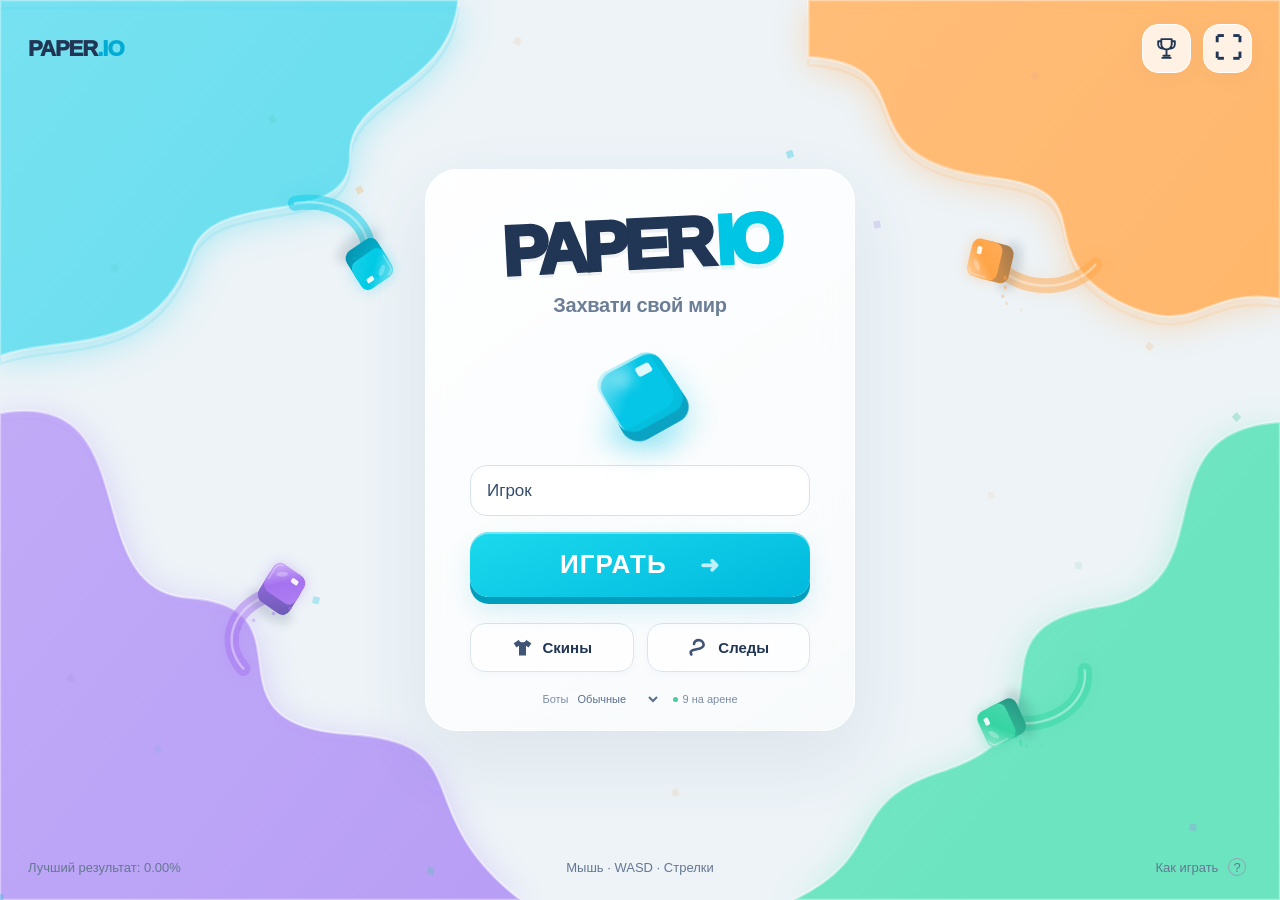
<file: index.html>
<!doctype html>
<html lang="ru">
<head><meta charset="UTF-8"><meta name="viewport" content="width=device-width, initial-scale=1, viewport-fit=cover"><meta name="theme-color" content="#eef4f7"><title>Paper.io — Захвати свой мир</title><link rel="stylesheet" href="style.css"><link rel="stylesheet" href="polish.css"><link rel="icon" href="data:image/svg+xml,%3Csvg xmlns='http://www.w3.org/2000/svg' viewBox='0 0 64 64'%3E%3Crect width='64' height='64' rx='15' fill='%2305c6e7'/%3E%3C/svg%3E"></head>
<body>
<canvas id="arena" aria-label="Игровая арена Paper.io"></canvas>
<header><a class="brand" href="#" id="brand">PAPER<span>.IO</span></a><div class="tools"><button id="records" class="icon-btn" title="Рекорды" aria-label="Рекорды"><svg viewBox="0 0 24 24" aria-hidden="true"><path d="M7 3h10v5a5 5 0 0 1-10 0V3Zm0 2H4v3a4 4 0 0 0 4 4m9-7h3v3a4 4 0 0 1-4 4M12 13v6m-4 2h8m-7-2h6"/></svg></button><button id="fullscreen" class="icon-btn" title="Полный экран (F)" aria-label="Полный экран">⛶</button><button id="pause" class="icon-btn hidden" title="Пауза (Esc)" aria-label="Пауза">Ⅱ</button></div></header>
<main id="menu" class="overlay"><section class="menu-panel"><h1>PAPER<span>IO</span></h1><p class="tagline">Захвати свой мир</p><div class="preview"><div id="preview-cube" class="cube"><span></span></div><div class="cube-shadow"></div></div><label class="sr-only" for="nickname">Имя игрока</label><input id="nickname" maxlength="16" placeholder="Твой никнейм" value="Игрок" autocomplete="off"><button id="start-btn" class="primary">ИГРАТЬ <span>➜</span></button><div class="customize"><button id="skins-btn"><svg viewBox="0 0 24 24"><path d="m8 3-6 4 3 5 3-2v11h8V10l3 2 3-5-6-4c0 4-8 4-8 0Z"/></svg>Скины</button><button id="trails-btn"><svg viewBox="0 0 24 24"><path d="M5 20c-5-8 14-4 14-11 0-7-11-7-11-1"/></svg>Следы</button></div><div class="difficulty"><label for="difficulty">Боты</label><select id="difficulty"><option value="easy">Спокойные</option><option value="normal" selected>Обычные</option><option value="hard">Агрессивные</option></select><span class="live-dot"></span><span>9 на арене</span></div></section></main>
<div id="hud" class="hidden"><div class="score"><span>ТВОЯ ТЕРРИТОРИЯ</span><strong id="percentage">0.49<small>%</small></strong><div class="score-track"><i id="score-fill"></i></div><div class="score-details"><span id="kills">✦ 0</span><span id="timer">00:00</span></div></div><aside class="leaderboard"><h3>ЛИДЕРЫ АРЕНЫ <span>♛</span></h3><ol id="leaders"></ol></aside><div id="capture-toast" role="status"></div><div class="game-hint">Замкни след, чтобы захватить территорию</div></div>
<footer id="footer"><span id="best-label">Лучший результат: 0.00%</span><span class="controls">Мышь · WASD · Стрелки <span class="mobile-controls">· Касание</span></span><button id="help-btn">Как играть <span>?</span></button></footer>
<div id="modal" class="modal hidden" role="dialog" aria-modal="true" aria-labelledby="modal-title"><section class="dialog"><button id="close-modal" class="close" aria-label="Закрыть">×</button><h2 id="modal-title"></h2><div id="modal-content"></div></section></div>
<script src="engine.js"></script><script src="renderer.js"></script><script src="app.js"></script>
</body></html>
</file>
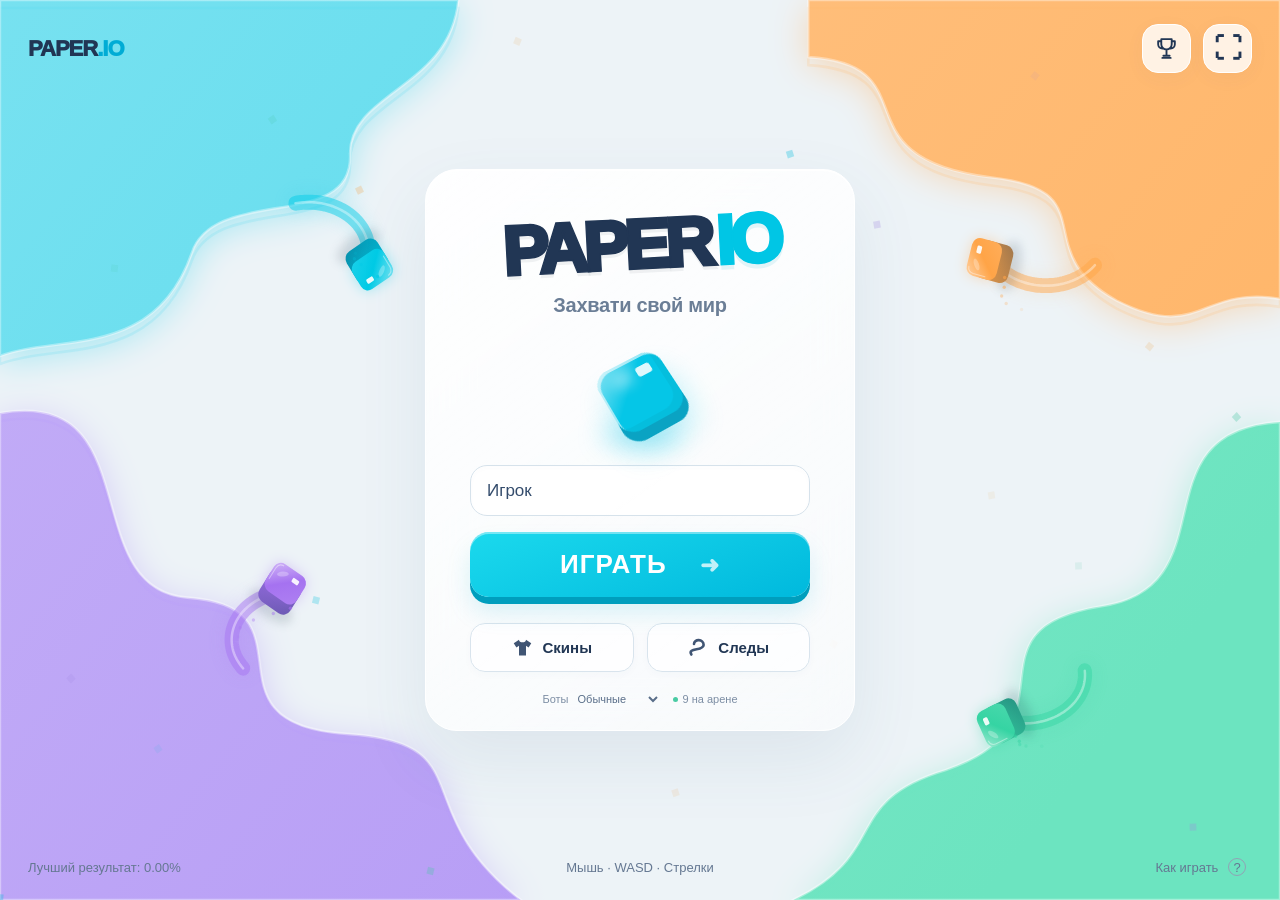
<file: Paper-IO.html>
<!doctype html>
<html lang="ru">
<head><meta charset="UTF-8"><meta name="viewport" content="width=device-width, initial-scale=1, viewport-fit=cover"><meta name="theme-color" content="#eef4f7"><title>Paper.io — Захвати свой мир</title><style>
*{box-sizing:border-box} :root{--ink:#1e304e;--muted:#76869c;--cyan:#05c6e7;--deep:#00a3c5;--surface:#f6fbffe8}html,body{margin:0;width:100%;height:100%;overflow:hidden;overscroll-behavior:none}body{font-family:Nunito,'Arial Rounded MT Bold','Trebuchet MS',Arial,sans-serif;color:var(--ink);background:#eaf0f4}button,input,select{font:inherit}button{cursor:pointer;color:inherit;border:0;transition:transform .18s,background .18s,box-shadow .18s}button:hover{transform:translateY(-2px)}button:active{transform:translateY(2px)}button:focus-visible,a:focus-visible{outline:3px solid #253e63;outline-offset:5px}button:disabled{opacity:.5}canvas{display:block;width:100%;height:100%;touch-action:none}header{position:absolute;top:24px;left:28px;right:28px;display:flex;align-items:center;justify-content:space-between;z-index:3;pointer-events:none}.brand{font-size:25px;font-weight:1000;letter-spacing:-1px;color:var(--ink);text-decoration:none;pointer-events:auto}.brand span{color:#00acd5}.tools{display:flex;gap:12px;pointer-events:auto}.icon-btn{height:49px;width:49px;background:#ffffffed;border-radius:15px;box-shadow:0 5px 0 #cad5df50,0 8px 20px #3558790b;font-size:28px;font-weight:bold}.overlay{position:absolute;inset:0;display:grid;place-items:center;z-index:2;pointer-events:none}.menu-panel{pointer-events:auto;width:390px;padding:30px 39px 20px;background:linear-gradient(140deg,#ffffffde,#f6fcffbd);border:2px solid #ffffffd9;border-radius:25px;box-shadow:0 22px 70px #35688712;backdrop-filter:blur(13px);text-align:center;animation:appear .6s ease both}h1{font-size:65px;line-height:1.12;letter-spacing:-5px;font-weight:1000;margin:2px -20px 0;text-shadow:0 4px 0 #1e304e08;transform:rotate(-2deg)}h1 span{color:var(--cyan);margin-left:6px}.tagline{font-size:22px;font-weight:700;margin:7px -20px 0;color:#566984}.preview{height:125px;display:grid;place-items:center;position:relative}.cube{position:relative;width:64px;height:64px;border-radius:11px;background:var(--skin,#05c6e7);box-shadow:inset -8px -10px 0 #00394c20,inset 3px 3px 0 #ffffff55,0 7px 0 var(--skin-dark,#009abb);transform:rotate(-23deg) skew(6deg,6deg);animation:float 3s ease-in-out infinite;z-index:1}.cube:after{content:'';position:absolute;top:10px;right:12px;width:12px;height:9px;border-radius:1px;background:#ffffffdf}.cube span{font-size:30px;display:grid;place-items:center;height:100%;transform:skew(-6deg,-6deg) rotate(23deg)}.cube-shadow{position:absolute;bottom:14px;width:70px;height:13px;border-radius:50%;background:#02b8d54a;filter:blur(8px);animation:shadow 3s ease-in-out infinite}input{width:100%;height:48px;background:#fff;border:2px solid #d5e1eb;border-radius:17px;padding:0 16px;color:#344c6c;font-size:18px;outline:none;transition:border-color .2s}input:focus{border-color:var(--cyan)}.primary{width:100%;height:62px;border-radius:19px;background:var(--cyan);color:#fff;box-shadow:0 8px 0 var(--deep),inset 0 2px 0 #ffffff40,0 13px 25px #00b6d329;font-size:27px;letter-spacing:1px;font-weight:1000;margin-top:16px}.primary span{font-size:23px;position:absolute;margin-left:26px;opacity:.75}.primary:hover{background:#12d0ed;box-shadow:0 10px 0 var(--deep),0 16px 25px #00b6d329}.customize{display:flex;gap:12px;margin-top:24px}.customize button{display:flex;gap:10px;align-items:center;justify-content:center;flex:1;background:#ffffffa6;border:1px solid #d3e0eb;border-radius:15px;height:46px;font-weight:700;font-size:16px;box-shadow:0 3px 0 #d3e0eb35}.customize svg{width:21px;height:21px;fill:#405574}.customize button:nth-child(2) svg{fill:none;stroke:#405574;stroke-width:3;stroke-linecap:round}.difficulty{display:flex;align-items:center;justify-content:center;gap:5px;font-size:11px;margin:18px -22px 0;color:#7c8da3}.difficulty select{border:0;color:#596e89;background:transparent;max-width:117px;font-size:11px;cursor:pointer;outline-offset:2px}.live-dot{width:5px;height:5px;background:#49cba3;border-radius:50%;margin-left:7px}footer{position:absolute;bottom:23px;left:28px;right:28px;display:flex;align-items:center;justify-content:space-between;gap:16px;font-size:13px;color:#657892;z-index:3}.controls{position:absolute;left:50%;transform:translateX(-50%);white-space:nowrap}footer button{background:transparent;font-size:13px;color:#657892}footer button span{display:inline-grid;place-items:center;border:1px solid #91a2b4;border-radius:50%;width:18px;height:18px;margin-left:6px}.mobile-controls{display:none}.hidden{display:none!important}.modal{position:absolute;inset:0;z-index:10;display:grid;place-items:center;background:#263e5850;backdrop-filter:blur(8px);padding:20px}.dialog{position:relative;width:min(460px,100%);max-height:90dvh;overflow:auto;padding:30px;background:#f8fbff;border:2px solid #fff;border-radius:25px;box-shadow:0 25px 80px #18385a33;animation:appear .25s ease}h2{font-size:27px;letter-spacing:-.6px;margin:0 25px 8px 0}.close{position:absolute;right:18px;top:16px;border-radius:50%;width:30px;height:30px;font-size:25px;background:#e9eff4;color:#7a8da5}.sub{font-size:14px;color:#78899e;line-height:1.6;margin:0 0 22px}.skin-grid{display:grid;grid-template-columns:repeat(4,1fr);gap:10px}.skin-option{border:2px solid #e4eaf2;border-radius:16px;padding:16px 3px 10px;background:white;min-height:93px;font-size:11px;color:#61728b}.skin-option.selected,.trail-option.selected{border-color:var(--cyan);background:#e8faff}.mini-cube{display:grid;place-items:center;width:35px;height:35px;border-radius:7px;background:var(--color);box-shadow:inset -4px -5px #0002,0 4px #0001;transform:rotate(-12deg);margin:0 auto 13px;font-size:21px}.trail-option{display:flex;align-items:center;gap:15px;text-align:left;width:100%;background:#fff;border:2px solid #e4eaf2;border-radius:15px;padding:15px;margin-top:10px}.trail-swatch{width:85px;height:12px;border-radius:4px;background:var(--cyan)}.trail-option strong{font-size:14px}.trail-option small{display:block;color:#8b9aab;font-size:11px;margin-top:4px}.trail-swatch.dashes{background:repeating-linear-gradient(90deg,var(--cyan) 0 11px,transparent 11px 16px)}.trail-swatch.sparkles{background:var(--cyan);box-shadow:0 0 12px var(--cyan)}.trail-swatch.rainbow{background:linear-gradient(90deg,#fa83ae,#ffcd68,#59dba7,#59cafa,#b098ff)}.done{height:48px;font-size:18px;margin-top:22px}.help-row{display:flex;gap:15px;padding:16px 0;border-bottom:1px solid #e5ecf2;font-size:14px;line-height:1.5}.help-row b{font-size:23px;color:var(--cyan)}.help-row strong{display:block}.help-row span{color:#7c8da3}.score{position:absolute;top:97px;left:28px;background:#ffffffeb;padding:18px 22px;width:205px;border-radius:20px;box-shadow:0 8px 30px #29455a0a}.score>span{font-size:10px;font-weight:bold;letter-spacing:1.4px;color:#8191a4}.score strong{display:block;font-size:43px;letter-spacing:-2px;margin-top:3px}.score strong small{font-size:21px;color:#8d9baf;margin-left:3px}.score-track{height:5px;border-radius:4px;background:#e9f0f5;overflow:hidden;margin:10px 0}.score-track i{display:block;height:100%;min-width:3px;background:var(--cyan);transition:width .3s}.score-details{display:flex;justify-content:space-between;font-size:12px;color:#7a8ca4}.leaderboard{position:absolute;right:28px;top:97px;width:207px;padding:18px;background:#ffffffeb;border-radius:20px}.leaderboard h3{font-size:10px;letter-spacing:1.1px;color:#8290a2;margin:0 0 13px;display:flex;justify-content:space-between}.leaderboard h3 span{font-size:17px;margin-top:-4px}.leaderboard ol{list-style:none;padding:0;margin:0}.leaderboard li{display:flex;align-items:center;gap:8px;font-size:12px;padding:7px 0}.leaderboard li.me{color:#00a8c9;font-weight:bold}.leaderboard .rank{color:#91a0b1;width:13px;font-size:10px}.leaderboard .dot{width:8px;height:8px;border-radius:3px}.leaderboard .name{flex:1;overflow:hidden;white-space:nowrap;text-overflow:ellipsis;max-width:86px}.leaderboard .percent{font-size:11px}.game-hint{position:absolute;bottom:30px;left:50%;transform:translateX(-50%);padding:10px 18px;border-radius:20px;background:#ffffffbc;color:#72859d;font-size:12px;white-space:nowrap;pointer-events:none}#capture-toast{position:absolute;left:50%;top:22%;transform:translate(-50%,10px);font-size:24px;font-weight:900;color:#00a8c9;text-shadow:0 2px white;opacity:0;transition:.3s;pointer-events:none}#capture-toast.show{opacity:1;transform:translate(-50%,-10px)}.result-stats{display:grid;grid-template-columns:1fr 1fr 1fr;gap:9px;margin:24px 0}.result-stats div{background:#eaf1f7;text-align:center;padding:15px 4px;border-radius:12px}.result-stats b{display:block;font-size:23px}.result-stats span{font-size:10px;color:#7c8ba0}.secondary{width:100%;padding:12px;margin-top:18px;border-radius:12px;background:#e8eef4;font-weight:bold}.big-record{font-size:64px;letter-spacing:-3px;color:var(--cyan);margin:25px 0 0;text-align:center}.record-caption{text-align:center;font-size:13px;color:#8494a7}.sr-only{position:absolute;width:1px;height:1px;padding:0;overflow:hidden;clip:rect(0,0,0,0)}@keyframes float{0%,100%{translate:0 -1px;rotate:-2deg}50%{translate:0 -12px;rotate:3deg}}@keyframes shadow{50%{scale:.8;opacity:.5}}@keyframes appear{from{opacity:0;translate:0 12px}to{opacity:1;translate:0 0}}@media(max-width:600px){header{top:17px;left:18px;right:18px}.brand{font-size:21px}.icon-btn{width:39px;height:39px;border-radius:12px;font-size:24px}.tools{gap:8px}.menu-panel{width:330px;padding:24px 28px 18px}h1{font-size:58px}.tagline{font-size:19px}.preview{height:112px}footer{bottom:18px;left:18px;right:18px;font-size:10px}.controls{bottom:31px;font-size:11px}.mobile-controls{display:inline}footer button{font-size:10px}.score{left:14px;top:78px;padding:12px 14px;width:144px}.score>span{font-size:8px;letter-spacing:.7px}.score strong{font-size:33px}.leaderboard{right:14px;top:78px;width:155px;padding:12px}.leaderboard li{font-size:10px;padding:5px 0;gap:5px}.leaderboard h3{font-size:8px}.leaderboard .name{max-width:67px}.leaderboard li:nth-child(n+5){display:none}.game-hint{font-size:10px;bottom:22px;padding:9px 12px}.dialog{padding:25px 20px}.skin-grid{gap:7px}.skin-option{font-size:10px}.result-stats b{font-size:20px}}@media(max-height:650px){.menu-panel{padding-top:15px;padding-bottom:14px}h1{font-size:52px}.tagline{font-size:17px}.preview{height:85px}.cube{width:48px;height:48px}.primary{height:52px;font-size:23px}.difficulty{margin-top:12px}.customize{margin-top:20px}.menu-panel input{height:42px}footer{bottom:12px}.controls{display:none}}@media(prefers-reduced-motion:reduce){*,*:before,*:after{animation:none!important;transition:none!important}}

</style><style>
/* Fluid edition: airy glass UI, dimensional materials and purposeful motion. */
:root{--ink:#213654;--cyan:#00c6e5;--deep:#009fbd}
body{font-family:'Segoe UI','Trebuchet MS',Arial,sans-serif}
.menu-panel{width:430px;padding:34px 44px 24px;background:linear-gradient(145deg,#ffffffef,#ffffff99);border:1.5px solid #fff;border-radius:32px;box-shadow:0 28px 70px #416d8c18,inset 0 1px 0 #fff;backdrop-filter:blur(24px)}
h1{font-family:'Arial Black','Segoe UI',sans-serif;font-size:69px;font-weight:1000;letter-spacing:-5px;line-height:1.15;text-shadow:0 4px 0 #182b4410;transform:rotate(-3deg);-webkit-text-stroke:1.4px currentColor}
h1 span{text-shadow:0 5px 0 #00a5c31a}.tagline{font-size:20px;letter-spacing:-.3px;margin-top:9px;font-weight:600;color:#6b7e96}
.preview{height:148px;perspective:500px}.cube{width:72px;height:72px;border-radius:18px;background:linear-gradient(135deg,#ffffff88,transparent 40%),var(--skin);box-shadow:inset -7px -7px 0 #00566d14,inset 2px 3px 0 #ffffff9a,0 11px 0 color-mix(in srgb,var(--skin) 75%,#173957),0 22px 30px color-mix(in srgb,var(--skin) 24%,transparent);transform:rotateX(22deg) rotateZ(-30deg);animation:float3d 4s ease-in-out infinite}
.cube:after{top:12px;right:13px;width:16px;height:11px;border-radius:3px;box-shadow:-24px -1px 14px 3px #fff6}.cube span{transform:rotateZ(30deg);font-size:37px}.cube-shadow{bottom:22px;width:79px;height:16px;background:color-mix(in srgb,var(--skin) 45%,transparent);filter:blur(13px)}
input{height:51px;border-radius:17px;border:1.5px solid #d6e2eb;background:#fffffff5;font-size:17px;box-shadow:inset 0 2px 5px #59738e05}
.primary{position:relative;height:65px;border-radius:19px;background:linear-gradient(160deg,#1bd9ed,#00b9dd);box-shadow:0 7px 0 #009ebd,0 15px 25px #00aecd26,inset 0 2px 0 #ffffff66;font-weight:900;font-size:26px;overflow:hidden}
.primary:before{content:'';position:absolute;inset:0;background:linear-gradient(110deg,transparent 35%,#ffffff45 48%,transparent 61%);transform:translateX(-120%);animation:buttonShine 5s ease-in-out infinite}.primary:hover{background:linear-gradient(160deg,#35e1f1,#05c9ea);box-shadow:0 9px 0 #009ebd,0 17px 28px #00b6d340}.primary span{position:static;margin-left:25px}.customize{gap:13px;margin-top:26px}.customize button{height:49px;border:1px solid #d9e4ed;background:#ffffffb5;box-shadow:0 3px 9px #355e8006;font-size:15px}.customize button:hover{background:#fff;box-shadow:0 6px 15px #355e8012}.difficulty{margin-top:20px;font-size:11px}.difficulty select{font-size:11px}
.icon-btn{background:#ffffffcf;border:1px solid #fff;backdrop-filter:blur(12px);box-shadow:0 5px 20px #4166880b;border-radius:16px;display:grid;place-items:center}.icon-btn svg{width:25px;height:25px;fill:none;stroke:currentColor;stroke-width:1.8;stroke-linecap:round;stroke-linejoin:round}.brand{font-family:'Arial Black','Segoe UI',sans-serif;font-size:22px;letter-spacing:-1px}.score,.leaderboard{background:linear-gradient(145deg,#fffffff0,#ffffffb5);border:1px solid #fff;backdrop-filter:blur(18px);box-shadow:0 10px 30px #385f7c0a}.score{border-radius:23px}.score strong{font-weight:800}.score-track{height:6px}.score-track i{background:linear-gradient(90deg,#00c5e4,#7be4e7);box-shadow:0 0 10px #00c5e45c}.leaderboard{border-radius:23px}.leaderboard li{padding:8px 0}.leaderboard li.me{background:#00bdd90b;border-radius:7px;margin:0 -7px;padding-left:7px;padding-right:7px}.game-hint{background:#ffffffb8;border:1px solid #fff;backdrop-filter:blur(10px);box-shadow:0 5px 20px #3f658309;font-size:11px}.dialog{background:linear-gradient(145deg,#ffffff,#f0f7fc);border-radius:28px;box-shadow:0 30px 100px #15345030}.modal{background:#29476136;backdrop-filter:blur(10px)}.mini-cube{background:linear-gradient(135deg,#ffffff60,transparent 50%),var(--color);border-radius:10px;box-shadow:inset 2px 2px #ffffff60,0 5px 0 color-mix(in srgb,var(--color) 75%,#294566),0 8px 12px #2945661a}.skin-option{transition:.2s}.skin-option:hover{background:#f3fbff;transform:translateY(-4px)}.skin-option.selected{box-shadow:0 0 0 3px #00c6e515}.trail-swatch{height:10px;box-shadow:inset 0 2px #ffffff60;border-radius:8px}.trail-swatch.sparkles{animation:trailGlow 2s ease-in-out infinite}.trail-swatch.rainbow{background-size:200% 100%;animation:rainbowSlide 3s linear infinite}#capture-toast{top:26%;background:#ffffffdc;padding:10px 22px;border-radius:19px;border:1px solid #fff;box-shadow:0 10px 30px #14708013;font-size:21px;font-weight:800;backdrop-filter:blur(10px)}
@keyframes float3d{0%,100%{transform:translateY(0) rotateX(24deg) rotateY(-7deg) rotateZ(-30deg)}50%{transform:translateY(-12px) rotateX(18deg) rotateY(7deg) rotateZ(-20deg)}}@keyframes buttonShine{0%,65%{transform:translateX(-120%)}90%,100%{transform:translateX(120%)}}@keyframes trailGlow{50%{box-shadow:0 0 18px #00c5e4,0 0 4px #fff}}@keyframes rainbowSlide{to{background-position:200% 0}}
@media(max-width:600px){.menu-panel{width:min(350px,calc(100vw - 36px));padding:26px 29px 22px;border-radius:28px}h1{font-size:58px}.tagline{font-size:18px}.preview{height:130px}.cube{width:62px;height:62px}.primary{height:58px;font-size:23px}.brand{font-size:18px}.score,.leaderboard{border-radius:18px}.leaderboard li{padding:5px 0}.game-hint{bottom:23px;left:16px;transform:none;max-width:calc(100vw - 143px);white-space:normal;font-size:10px;line-height:1.5;text-align:center}.difficulty{font-size:10px;gap:3px}.difficulty select{font-size:10px;max-width:108px}}
@media(max-height:700px){.menu-panel{padding-top:18px;padding-bottom:16px}h1{font-size:53px}.tagline{font-size:17px}.preview{height:100px}.cube{width:54px;height:54px}.primary{height:52px;font-size:23px}.customize{margin-top:21px}.customize button{height:42px}.difficulty{margin-top:14px}}
@media(prefers-reduced-motion:reduce){.cube{transform:rotateX(22deg) rotateZ(-25deg)}.primary:before{display:none}}

</style><link rel="icon" href="data:image/svg+xml,%3Csvg xmlns='http://www.w3.org/2000/svg' viewBox='0 0 64 64'%3E%3Crect width='64' height='64' rx='15' fill='%2305c6e7'/%3E%3C/svg%3E"></head>
<body>
<canvas id="arena" aria-label="Игровая арена Paper.io"></canvas>
<header><a class="brand" href="#" id="brand">PAPER<span>.IO</span></a><div class="tools"><button id="records" class="icon-btn" title="Рекорды" aria-label="Рекорды"><svg viewBox="0 0 24 24" aria-hidden="true"><path d="M7 3h10v5a5 5 0 0 1-10 0V3Zm0 2H4v3a4 4 0 0 0 4 4m9-7h3v3a4 4 0 0 1-4 4M12 13v6m-4 2h8m-7-2h6"/></svg></button><button id="fullscreen" class="icon-btn" title="Полный экран (F)" aria-label="Полный экран">⛶</button><button id="pause" class="icon-btn hidden" title="Пауза (Esc)" aria-label="Пауза">Ⅱ</button></div></header>
<main id="menu" class="overlay"><section class="menu-panel"><h1>PAPER<span>IO</span></h1><p class="tagline">Захвати свой мир</p><div class="preview"><div id="preview-cube" class="cube"><span></span></div><div class="cube-shadow"></div></div><label class="sr-only" for="nickname">Имя игрока</label><input id="nickname" maxlength="16" placeholder="Твой никнейм" value="Игрок" autocomplete="off"><button id="start-btn" class="primary">ИГРАТЬ <span>➜</span></button><div class="customize"><button id="skins-btn"><svg viewBox="0 0 24 24"><path d="m8 3-6 4 3 5 3-2v11h8V10l3 2 3-5-6-4c0 4-8 4-8 0Z"/></svg>Скины</button><button id="trails-btn"><svg viewBox="0 0 24 24"><path d="M5 20c-5-8 14-4 14-11 0-7-11-7-11-1"/></svg>Следы</button></div><div class="difficulty"><label for="difficulty">Боты</label><select id="difficulty"><option value="easy">Спокойные</option><option value="normal" selected>Обычные</option><option value="hard">Агрессивные</option></select><span class="live-dot"></span><span>9 на арене</span></div></section></main>
<div id="hud" class="hidden"><div class="score"><span>ТВОЯ ТЕРРИТОРИЯ</span><strong id="percentage">0.49<small>%</small></strong><div class="score-track"><i id="score-fill"></i></div><div class="score-details"><span id="kills">✦ 0</span><span id="timer">00:00</span></div></div><aside class="leaderboard"><h3>ЛИДЕРЫ АРЕНЫ <span>♛</span></h3><ol id="leaders"></ol></aside><div id="capture-toast" role="status"></div><div class="game-hint">Замкни след, чтобы захватить территорию</div></div>
<footer id="footer"><span id="best-label">Лучший результат: 0.00%</span><span class="controls">Мышь · WASD · Стрелки <span class="mobile-controls">· Касание</span></span><button id="help-btn">Как играть <span>?</span></button></footer>
<div id="modal" class="modal hidden" role="dialog" aria-modal="true" aria-labelledby="modal-title"><section class="dialog"><button id="close-modal" class="close" aria-label="Закрыть">×</button><h2 id="modal-title"></h2><div id="modal-content"></div></section></div>
<script>
/* Continuous world-space movement. A fine hidden mask is used only to fill territory. */
(function(global){
'use strict';
const N=240,WORLD=100,S=N/WORLD,TAU=Math.PI*2;
const COLORS=['#00c9e8','#ffa44b','#a575f0','#37d7ac','#f66a9e','#5e8cf6','#efc345','#ed7962','#78c77a','#9685d5'];
const clamp=(n,a,b)=>Math.max(a,Math.min(b,n));
const delta=(a,b)=>Math.atan2(Math.sin(b-a),Math.cos(b-a));
function segmentDistance(x,y,p,q){const dx=q.x-p.x,dy=q.y-p.y,l=dx*dx+dy*dy,t=l?clamp(((x-p.x)*dx+(y-p.y)*dy)/l,0,1):0;return Math.hypot(x-p.x-t*dx,y-p.y-t*dy)}
class PaperGame{
 constructor(options={}){this.options=options;this.resolution=N;this.grid=new Uint8Array(N*N);this.actors=[];this.particles=[];this.rings=[];this.captures=[];this.elapsed=0;this.mode='playing';this.kills=0;this.peak=0;this.version=0;this.seed=options.seed||Date.now()%2147483647;this.difficulty=options.difficulty||'normal';this.speed=6.8;this.thinkClock=0;this.init()}
 random(){this.seed=this.seed*16807%2147483647;return(this.seed-1)/2147483646}
 index(x,y){return clamp(Math.floor(y*S),0,N-1)*N+clamp(Math.floor(x*S),0,N-1)}
 owner(x,y){return this.grid[this.index(x,y)]}
 percent(a){return a.cells/(N*N)*100}
 init(){[[50,50],[32,35],[70,34],[73,62],[32,69],[51,21],[53,81],[17,50],[86,44],[22,19]].forEach(([x,y],i)=>this.spawn(i,x,y));this.count()}
 spawn(i,x,y){const a={id:i+1,x,y,px:x,py:y,angle:i*1.9,targetAngle:i*1.9,alive:true,color:i===0?(this.options.color||COLORS[0]):COLORS[i],name:i===0?(this.options.name||'Игрок'):['','Luna','Mango','Minty','Pixel','Orbit','Sunny','Fox','Kiwi','Nova'][i],trail:[],pathLength:0,plan:[],cells:0,shield:this.elapsed+2,respawn:0,skin:i===0?(this.options.skin||0):0,think:0,home:{x,y},wake:[],bank:0};this.actors[i]=a;this.paintDisk(x,y,3.7,a.id);this.version++;return a}
 paintDisk(x,y,r,id){const x0=clamp(Math.floor((x-r)*S),0,N-1),x1=clamp(Math.ceil((x+r)*S),0,N-1),y0=clamp(Math.floor((y-r)*S),0,N-1),y1=clamp(Math.ceil((y+r)*S),0,N-1);for(let iy=y0;iy<=y1;iy++)for(let ix=x0;ix<=x1;ix++)if(Math.hypot((ix+.5)/S-x,(iy+.5)/S-y)<=r)this.grid[iy*N+ix]=id}
 steer(dir){this.steerAngle(dir*Math.PI/2)}
 steerAngle(angle){if(this.actors[0].alive)this.actors[0].targetAngle=angle}
 count(){for(const a of this.actors)a.cells=0;for(const id of this.grid)if(id)this.actors[id-1].cells++;this.peak=Math.max(this.peak,this.percent(this.actors[0]))}
 nearestHome(a){let best=null,dist=Infinity;for(let y=1;y<N-1;y+=3)for(let x=1;x<N-1;x+=3){const j=y*N+x;if(this.grid[j]!==a.id)continue;const wx=(x+.5)/S,wy=(y+.5)/S,d=(wx-a.x)**2+(wy-a.y)**2;if(d<dist){dist=d;best={x:wx,y:wy}}}return best||a.home}
 hitsTrail(a,x,y,margin=.55,ignoreRecent=true){if(a.trail.length<2)return false;const cutoff=ignoreRecent?a.pathLength-2.2:Infinity;for(let k=1;k<a.trail.length;k++){const p=a.trail[k-1],q=a.trail[k];if(q.d>cutoff)break;if(segmentDistance(x,y,p,q)<margin)return true}return false}
 bot(a,dt){a.think-=dt;if(a.think>0)return;a.think=.15+this.random()*.12;const home=this.owner(a.x,a.y)===a.id;let danger=false;if(a.trail.length>8){for(const b of this.actors)if(b!==a&&b.alive){for(let k=0;k<a.trail.length;k+=5)if(Math.hypot(b.x-a.trail[k].x,b.y-a.trail[k].y)<4){danger=true;break}}}if(danger||a.pathLength>37){a.plan=[this.nearestHome(a)]}
 if(!a.plan.length){if(!home)a.plan=[this.nearestHome(a)];else{const ag=this.difficulty==='hard'?.5:this.difficulty==='normal'?.2:.04;let target=null,dist=12;if(this.random()<ag)for(const b of this.actors)if(b!==a&&b.alive)for(let k=0;k<b.trail.length-10;k+=5){const p=b.trail[k],d=Math.hypot(p.x-a.x,p.y-a.y);if(d<dist){dist=d;target={x:p.x,y:p.y}}}if(target)a.plan=[target,a.home];else{a.home={x:a.x,y:a.y};const angle=a.angle+(this.random()-.5)*1.6,l=7+this.random()*7,side=this.random()<.5?1:-1,dx=Math.cos(angle),dy=Math.sin(angle),nx=-dy*side,ny=dx*side;const point=(f,s)=>({x:clamp(a.x+dx*f+nx*s,5,95),y:clamp(a.y+dy*f+ny*s,5,95)});a.plan=[point(l,0),point(l+1,5),point(1,7),point(0,0)]}}}
 while(a.plan.length&&Math.hypot(a.plan[0].x-a.x,a.plan[0].y-a.y)<1.5)a.plan.shift();let desired=a.plan.length?Math.atan2(a.plan[0].y-a.y,a.plan[0].x-a.x):a.angle;let best=desired,bestCost=Infinity;for(const offset of [0,.45,-.45,.9,-.9,1.4,-1.4,2,-2,Math.PI]){const dir=desired+offset;let cost=Math.abs(offset)*.6+Math.abs(delta(a.angle,dir))*.13;for(const r of [1.1,2.1,3.2]){const x=a.x+Math.cos(dir)*r,y=a.y+Math.sin(dir)*r;if(x<1.5||y<1.5||x>98.5||y>98.5)cost+=50;if(this.hitsTrail(a,x,y,.95))cost+=30;for(const b of this.actors)if(b!==a&&b.alive&&Math.hypot(b.x-x,b.y-y)<1.5&&this.owner(x,y)!==a.id)cost+=7}if(cost<bestCost){bestCost=cost;best=dir}}a.targetAngle=best}
 burst(x,y,color,n=24,power=1){for(let i=0;i<n;i++){const angle=this.random()*TAU,v=(1+this.random()*5)*power;this.particles.push({x,y,vx:Math.cos(angle)*v,vy:Math.sin(angle)*v,life:.4+this.random()*.8,max:1.2,color,size:.06+this.random()*.18,spin:this.random()*6,type:i%4===0?'star':'square'})}}
 kill(a,killer,reason){if(!a.alive)return;a.alive=false;a.respawn=this.elapsed+3;for(let j=0;j<N*N;j++)if(this.grid[j]===a.id)this.grid[j]=0;this.version++;this.burst(a.x,a.y,a.color,48,1.6);this.rings.push({x:a.x,y:a.y,color:a.color,life:1,max:1,size:5});a.trail=[];if(killer&&killer!==a&&killer.id===1){this.kills++;this.options.onToast?.('Соперник устранён!');this.options.onImpact?.(.8)}if(a.id===1){this.mode='over';this.count();this.options.onImpact?.(1.3);this.options.onEnd?.(reason)}}
 capture(a){if(a.trail.length<2)return;const before=a.cells;for(let k=1;k<a.trail.length;k++){const p=a.trail[k-1],q=a.trail[k],steps=Math.ceil(Math.hypot(q.x-p.x,q.y-p.y)*S*2);for(let s=0;s<=steps;s++){const t=steps?s/steps:0;this.paintDisk(p.x+(q.x-p.x)*t,p.y+(q.y-p.y)*t,.48,a.id)}}const seen=new Uint8Array(N*N),q=new Int32Array(N*N);let head=0,tail=0;const push=j=>{if(!seen[j]&&this.grid[j]!==a.id){seen[j]=1;q[tail++]=j}};for(let n=0;n<N;n++){push(n);push((N-1)*N+n);push(n*N);push(n*N+N-1)}while(head<tail){const j=q[head++],x=j%N,y=Math.floor(j/N);if(x)push(j-1);if(x<N-1)push(j+1);if(y)push(j-N);if(y<N-1)push(j+N)}const captured=[];for(let j=0;j<N*N;j++)if(!seen[j]&&this.grid[j]!==a.id){this.grid[j]=a.id;if(j%9===0)captured.push(j)}this.captures.push({id:a.id,life:.7,max:.7,cells:captured});const trail=a.trail;this.rings.push({x:a.x,y:a.y,color:a.color,life:.8,max:.8,size:4});for(let i=0;i<trail.length;i+=Math.max(1,Math.floor(trail.length/12)))this.burst(trail[i].x,trail[i].y,a.color,2,.55);a.trail=[];a.pathLength=0;a.plan=[];a.home={x:a.x,y:a.y};this.version++;this.count();const added=(a.cells-before)/(N*N)*100;if(a.id===1&&added>.015){this.options.onToast?.('+'+added.toFixed(2)+'% территории');this.options.onImpact?.(.16);this.burst(a.x,a.y,a.color,28)}for(const b of this.actors)if(b.alive&&b!==a&&b.cells===0)this.kill(b,a,'Твоя территория захвачена');if(a.id===1&&this.percent(a)>=90){this.mode='won';this.options.onEnd?.('Ты покорил арену!')}}
 step(dt){this.elapsed+=dt;for(const a of this.actors){if(this.mode!=='playing')break;if(!a.alive){if(a.id>1&&this.elapsed>a.respawn){let found=false;for(let i=0;i<40;i++){const x=7+this.random()*86,y=7+this.random()*86;if(!this.owner(x,y)&&this.actors.every(b=>!b.alive||Math.hypot(b.x-x,b.y-y)>12)){this.spawn(a.id-1,x,y);found=true;break}}if(!found)a.respawn=this.elapsed+1}continue}if(a.id>1)this.bot(a,dt);const change=clamp(delta(a.angle,a.targetAngle),-4.6*dt,4.6*dt);a.angle+=change;a.bank+=(change/dt*.07-a.bank)*Math.min(1,dt*8);a.px=a.x;a.py=a.y;const speed=this.speed*(a.id===1?1:this.difficulty==='easy'?.78:this.difficulty==='hard'?1.01:.91);a.x+=Math.cos(a.angle)*speed*dt;a.y+=Math.sin(a.angle)*speed*dt;if(a.x<.6||a.x>99.4||a.y<.6||a.y>99.4){this.kill(a,null,'Ты вышел за границу арены');continue}if(a.shield<this.elapsed){if(this.hitsTrail(a,a.x,a.y,.58)){this.kill(a,a,'Ты пересёк собственный след');continue}for(const b of this.actors)if(b!==a&&b.alive&&b.shield<this.elapsed){if(this.hitsTrail(b,a.x,a.y,.75,false))this.kill(b,a,'Соперник перерезал твой след');else if(Math.hypot(a.x-b.x,a.y-b.y)<.8){const owner=this.owner(a.x,a.y);if(owner===a.id)this.kill(b,a,'Столкновение на чужой территории');else if(owner===b.id)this.kill(a,b,'Столкновение на чужой территории');else{this.kill(b,a,'Лобовое столкновение');this.kill(a,b,'Лобовое столкновение')}}}}if(!a.alive)continue;const home=this.owner(a.x,a.y)===a.id;if(home){if(a.trail.length){a.pathLength+=Math.hypot(a.x-a.px,a.y-a.py);a.trail.push({x:a.x,y:a.y,d:a.pathLength});this.capture(a)}}else{if(!a.trail.length){a.pathLength=0;a.trail.push({x:a.px,y:a.py,d:0})}a.pathLength+=Math.hypot(a.x-a.px,a.y-a.py);const last=a.trail.at(-1);if(Math.hypot(last.x-a.x,last.y-a.y)>.15)a.trail.push({x:a.x,y:a.y,d:a.pathLength})}a.wake.push({x:a.x,y:a.y,life:.4});a.wake=a.wake.filter(p=>(p.life-=dt)>0);if(a.id===1&&a.trail.length&&this.random()<dt*20)this.particles.push({x:a.x,y:a.y,vx:(this.random()-.5)*1.8,vy:(this.random()-.5)*1.8,life:.35,max:.35,color:a.color,size:.05+this.random()*.08,type:'spark'})}}
 update(dt){if(this.mode==='paused')return;for(const p of this.particles){p.x+=p.vx*dt;p.y+=p.vy*dt;p.vx*=Math.exp(-dt*2);p.vy*=Math.exp(-dt*2);p.life-=dt}this.particles=this.particles.filter(p=>p.life>0);for(const r of this.rings)r.life-=dt;this.rings=this.rings.filter(r=>r.life>0);for(const c of this.captures)c.life-=dt;this.captures=this.captures.filter(c=>c.life>0);if(this.mode!=='playing')return;const steps=Math.max(1,Math.ceil(dt/(1/120)));for(let s=0;s<steps&&this.mode==='playing';s++)this.step(dt/steps);this.thinkClock+=dt;if(this.thinkClock>.4){this.count();this.thinkClock=0}}
 state(){const a=this.actors[0];return{mode:this.mode,coordinates:'continuous 100×100 world; origin top-left; x right, y down; angle radians',player:{x:+a.x.toFixed(3),y:+a.y.toFixed(3),angle:+a.angle.toFixed(3),targetAngle:+a.targetAngle.toFixed(3),alive:a.alive,territory:+this.percent(a).toFixed(3),trailLength:+a.pathLength.toFixed(2),trail:a.trail.filter((_,i)=>i%10===0).map(p=>[+p.x.toFixed(2),+p.y.toFixed(2)])},kills:this.kills,peak:+this.peak.toFixed(3),time:+this.elapsed.toFixed(2),bots:this.actors.slice(1).map(b=>({name:b.name,x:+b.x.toFixed(2),y:+b.y.toFixed(2),alive:b.alive,territory:+this.percent(b).toFixed(2),trailLength:+b.pathLength.toFixed(1)}))}}
}
global.PaperGame=PaperGame;global.PAPER_COLORS=COLORS;
})(typeof window!=='undefined'?window:globalThis);

</script><script>
/* Smooth contour rendering, glossy characters, animated ribbons and particles. */
class PaperRenderer {
 constructor(ctx){this.ctx=ctx;this.land=document.createElement('canvas');this.land.width=this.land.height=1800;this.lctx=this.land.getContext('2d');this.version=-1;this.game=null;this.paths=[];this.camera={x:50,y:50};this.shake=0;this.zoom=1;this.view={cell:25,x:0,y:0};this.time=0;this.pointer=null;this.reduce=matchMedia('(prefers-reduced-motion: reduce)').matches}
 reset(game){this.game=game;this.version=-1;this.camera={x:50,y:50};this.zoom=1.08;this.shake=0}
 impact(amount){if(!this.reduce)this.shake=Math.max(this.shake,amount)}
 contours(game){const N=game.resolution,edges=Array.from({length:11},()=>new Map()),key=(x,y)=>y*(N+1)+x;const add=(id,x,y,xx,yy)=>{const k=key(x,y),map=edges[id];if(!map.has(k))map.set(k,[]);map.get(k).push(key(xx,yy))};for(let y=0;y<N;y++)for(let x=0;x<N;x++){const j=y*N+x,id=game.grid[j];if(!id)continue;if(y===0||game.grid[j-N]!==id)add(id,x,y,x+1,y);if(x===N-1||game.grid[j+1]!==id)add(id,x+1,y,x+1,y+1);if(y===N-1||game.grid[j+N]!==id)add(id,x+1,y+1,x,y+1);if(x===0||game.grid[j-1]!==id)add(id,x,y+1,x,y)}const paths=[];for(let id=1;id<=10;id++){const map=edges[id],path=new Path2D(),scale=100/N;while(map.size){const start=map.keys().next().value;let current=start;let points=[];let safety=0;do{points.push({x:current%(N+1)*scale,y:Math.floor(current/(N+1))*scale});const choices=map.get(current);if(!choices)break;const next=choices.pop();if(!choices.length)map.delete(current);current=next}while(current!==start&&++safety<N*N*4);if(points.length<3)continue;points=points.map((p,i,arr)=>{let x=0,y=0;for(let k=-3;k<=3;k++){const q=arr[(i+k+arr.length)%arr.length];x+=q.x;y+=q.y}return{x:x/7,y:y/7}});const p0=points[0],pn=points.at(-1);path.moveTo((p0.x+pn.x)/2,(p0.y+pn.y)/2);for(let k=0;k<points.length;k++){const p=points[k],q=points[(k+1)%points.length];path.quadraticCurveTo(p.x,p.y,(p.x+q.x)/2,(p.y+q.y)/2)}path.closePath()}paths[id]=path}return paths}
 cache(game){this.paths=this.contours(game);const c=this.lctx;c.setTransform(1,0,0,1,0,0);c.clearRect(0,0,1800,1800);c.scale(18,18);for(const a of game.actors){const path=this.paths[a.id];c.save();c.shadowColor=a.color+'46';c.shadowBlur=15;c.shadowOffsetY=6;const fill=c.createLinearGradient(0,0,55,100);fill.addColorStop(0,this.mix(a.color,'#ffffff',.48));fill.addColorStop(1,this.mix(a.color,'#ffffff',.12));c.fillStyle=fill;c.fill(path,'evenodd');c.shadowColor='transparent';c.lineWidth=.16;c.strokeStyle=a.color+'c0';c.stroke(path);c.clip(path,'evenodd');c.translate(0,.15);c.strokeStyle='#ffffff5c';c.lineWidth=.14;c.stroke(path);c.restore()}this.version=game.version}
 mix(hex,other,t){const a=parseInt(hex.slice(1),16),b=parseInt(other.slice(1),16);const v=s=>Math.round(((a>>s)&255)*(1-t)+((b>>s)&255)*t);return`rgb(${v(16)},${v(8)},${v(0)})`}
 rounded(c,x,y,w,h,r,fill){c.beginPath();c.roundRect(x,y,w,h,r);c.fillStyle=fill;c.fill()}
 cube(c,x,y,s,color,symbol='',angle=0,bank=0,time=0){c.save();c.translate(x,y);c.rotate(angle+Math.PI/4+bank*.15);const bob=Math.sin(time*5)*s*.035;c.save();c.scale(1,.72);c.fillStyle='#17304725';c.filter='blur(5px)';c.beginPath();c.ellipse(0,s*.6,s*.66,s*.42,0,0,Math.PI*2);c.fill();c.restore();c.translate(0,-s*.16+bob);const side=c.createLinearGradient(-s*.5,0,s*.5,s*.7);side.addColorStop(0,this.mix(color,'#123453',.18));side.addColorStop(1,this.mix(color,'#123453',.4));this.rounded(c,-s*.5,-s*.3,s,s*.96,s*.23,side);const top=c.createLinearGradient(-s*.4,-s*.5,s*.5,s*.5);top.addColorStop(0,this.mix(color,'#ffffff',.44));top.addColorStop(.42,color);top.addColorStop(1,this.mix(color,'#ffffff',.12));c.shadowColor=color+'55';c.shadowBlur=s*.32;this.rounded(c,-s*.5,-s*.5,s,s*.84,s*.22,top);c.shadowBlur=0;c.lineWidth=1.25;c.strokeStyle='#ffffff68';c.beginPath();c.moveTo(-s*.29,-s*.44);c.quadraticCurveTo(-s*.43,-s*.43,-s*.44,-s*.28);c.lineTo(-s*.44,s*.05);c.stroke();if(symbol){c.rotate(-angle-Math.PI/4-bank*.15);c.font=`${s*.57}px 'Segoe UI Emoji',sans-serif`;c.textAlign='center';c.textBaseline='middle';c.fillStyle='#fff';c.fillText(symbol,0,-s*.07)}else{this.rounded(c,s*.1,-s*.34,s*.2,s*.13,s*.035,'#ffffffe8');c.fillStyle='#ffffff46';c.beginPath();c.ellipse(-s*.19,-s*.25,s*.16,s*.065,-.6,0,Math.PI*2);c.fill()}c.restore()}
 draw(game,W,H,dt,skin,trail,time){this.time=time;const c=this.ctx;if(this.game!==game)this.reset(game);if(this.version!==game.version)this.cache(game);const a=game.actors[0];this.zoom+=(1-this.zoom)*Math.min(1,dt*3);const follow=this.reduce?1:1-Math.exp(-dt*7);const ahead=game.mode==='playing'?1.3:0;this.camera.x+=(a.x+Math.cos(a.angle)*ahead-this.camera.x)*follow;this.camera.y+=(a.y+Math.sin(a.angle)*ahead-this.camera.y)*follow;const unit=Math.max(15,Math.min(31,W/43))*this.zoom;this.shake*=Math.exp(-dt*8);const sx=this.reduce?0:Math.sin(time*93)*this.shake*5,sy=this.reduce?0:Math.cos(time*79)*this.shake*4;const ox=W/2-this.camera.x*unit+sx,oy=H/2-this.camera.y*unit+sy;this.view={cell:unit,x:ox,y:oy};c.fillStyle='#dbe5ed';c.fillRect(0,0,W,H);c.save();c.translate(ox,oy);c.scale(unit,unit);c.fillStyle='#f0f5f8';c.fillRect(0,0,100,100);c.drawImage(this.land,0,0,100,100);c.strokeStyle='#a8bdcd';c.lineWidth=.14;c.strokeRect(0,0,100,100);c.strokeStyle='#ffffffbb';c.lineWidth=.12;c.strokeRect(.25,.25,99.5,99.5);
 // Subtle drifting dust is intentionally independent of any grid.
 for(let i=0;i<58;i++){const x=(i*17.39+Math.sin(time*.12+i)*.4)%100,y=(i*31.47+time*.07)%100;c.globalAlpha=.12+.07*Math.sin(time+i);c.fillStyle='#7094aa';c.beginPath();c.arc(x,y,.025+(i%3)*.012,0,Math.PI*2);c.fill()}c.globalAlpha=1;
 for(const event of game.captures){c.save();c.clip(this.paths[event.id],'evenodd');const alpha=event.life/event.max;c.fillStyle=`rgba(255,255,255,${alpha*.48})`;c.fill(this.paths[event.id],'evenodd');c.restore()}
 for(const b of game.actors)if(b.alive&&b.trail.length){const points=[...b.trail,{x:b.x,y:b.y,d:b.pathLength}],kind=b.id===1?trail:0;const line=()=>{c.beginPath();points.forEach((p,i)=>i?c.lineTo(p.x,p.y):c.moveTo(p.x,p.y))};c.save();c.lineCap='round';c.lineJoin='round';line();c.lineWidth=.88;c.strokeStyle='#294d6b17';c.save();c.translate(0,.14);c.stroke();c.restore();if(kind===2){c.shadowColor=b.color;c.shadowBlur=18}c.lineWidth=.69;c.strokeStyle=b.color;if(kind===1){c.setLineDash([.52,.4]);c.lineDashOffset=-time*.8}if(kind===3){c.lineWidth=.73;for(let k=1;k<points.length;k++){c.beginPath();c.moveTo(points[k-1].x,points[k-1].y);c.lineTo(points[k].x,points[k].y);c.strokeStyle=`hsl(${(points[k].d*15+time*30)||0} 90% 65%)`;c.stroke()}}else{line();c.stroke()}c.shadowBlur=0;c.lineWidth=.14;c.strokeStyle='#ffffff68';line();c.stroke();c.setLineDash([]);if(kind===2){for(let k=0;k<points.length;k+=12){const p=points[k],r=.07+.05*Math.sin(time*8+k);c.fillStyle='#ffffff';c.beginPath();c.arc(p.x,p.y,r,0,Math.PI*2);c.fill()}}c.restore()}
 for(const r of game.rings){const t=1-r.life/r.max;c.beginPath();c.arc(r.x,r.y,.5+Math.sin(t*Math.PI/2)*r.size,0,Math.PI*2);c.strokeStyle=r.color;c.lineWidth=.12*(1-t)+.02;c.globalAlpha=(1-t)*.7;c.stroke()}c.globalAlpha=1;c.restore();
 // Draw characters at screen scale so bevels and soft shadows stay crisp.
 for(const b of game.actors){if(!b.alive)continue;const x=ox+b.x*unit,y=oy+b.y*unit;if(x<-100||x>W+100||y<-100||y>H+100)continue;if(b.id===1){const aura=c.createRadialGradient(x,y,2,x,y,unit*1.9);aura.addColorStop(0,b.color+'25');aura.addColorStop(1,b.color+'00');c.fillStyle=aura;c.fillRect(x-unit*2,y-unit*2,unit*4,unit*4)}this.cube(c,x,y,unit*1.08,b.color,b.id===1?skin.symbol:'',b.angle,b.bank,time);if(b.shield>game.elapsed){c.beginPath();c.arc(x,y-unit*.1,unit*(.9+.035*Math.sin(time*8)),0,Math.PI*2);c.strokeStyle='#ffffffcc';c.lineWidth=2;c.setLineDash([5,4]);c.lineDashOffset=time*-12;c.stroke();c.setLineDash([])}c.font=`${b.id===1?'bold ':''}11px 'Trebuchet MS',sans-serif`;c.textAlign='center';const tw=c.measureText(b.name).width;this.rounded(c,x-tw/2-8,y-unit*1.18-12,tw+16,20,8,'#ffffffb8');c.fillStyle='#4a627c';c.fillText(b.name,x,y-unit*1.18+2);if(b.id===1&&game.mode==='playing'){c.save();c.translate(x,y);c.rotate(b.targetAngle);c.globalAlpha=.38;c.strokeStyle=b.color;c.lineCap='round';c.lineWidth=2;c.beginPath();c.moveTo(unit*1.7,-4);c.lineTo(unit*1.7+5,0);c.lineTo(unit*1.7,4);c.stroke();c.restore()}}
 for(const p of game.particles){const x=ox+p.x*unit,y=oy+p.y*unit,alpha=Math.min(1,p.life/p.max),size=p.size*unit;c.save();c.translate(x,y);c.rotate(time*(p.spin||0));c.globalAlpha=alpha;c.fillStyle=p.color;if(p.type==='star'||p.type==='spark'){c.shadowColor=p.color;c.shadowBlur=7;c.beginPath();for(let i=0;i<8;i++){const angle=i*Math.PI/4,r=i%2?size*.28:size;c.lineTo(Math.cos(angle)*r,Math.sin(angle)*r)}c.closePath();c.fill()}else this.rounded(c,-size/2,-size/2,size,size,1,p.color);c.restore()}
 const vignette=c.createRadialGradient(W/2,H/2,Math.min(W,H)*.3,W/2,H/2,Math.max(W,H)*.72);vignette.addColorStop(0,'#7d9eb300');vignette.addColorStop(1,'#5d829415');c.fillStyle=vignette;c.fillRect(0,0,W,H);this.minimap(game,W,H)}
 minimap(game,W,H){const c=this.ctx,size=W<600?92:125,x=W-size-26,y=H-size-28;this.rounded(c,x-9,y-9,size+18,size+18,19,'#ffffffcf');this.rounded(c,x,y,size,size,11,'#eaf1f6');c.save();c.beginPath();c.roundRect(x,y,size,size,11);c.clip();c.drawImage(this.land,x,y,size,size);const a=game.actors[0];c.beginPath();c.arc(x+a.x/100*size,y+a.y/100*size,4,0,Math.PI*2);c.fillStyle='#fff';c.fill();c.strokeStyle='#224565';c.lineWidth=1.7;c.stroke();c.restore()}
 menu(W,H,time){const c=this.ctx;c.fillStyle='#edf3f7';c.fillRect(0,0,W,H);const scaleX=W/1536,scaleY=H/1024;c.save();c.scale(scaleX,scaleY);const blobs=[['#50d9ec',[[0,0],[475,0]],'cyan'],['#ffb568',[], 'orange'],['#b398f5',[],'purple'],['#6ce4c0',[],'mint']];for(let i=0;i<4;i++){c.save();c.beginPath();if(i===0){c.moveTo(0,0);c.lineTo(550,0);c.bezierCurveTo(540,100,420,105,420,175);c.bezierCurveTo(425,265,258,210,230,288);c.bezierCurveTo(185,410,70,380,0,405)}if(i===1){c.moveTo(970,0);c.lineTo(1536,0);c.lineTo(1536,340);c.bezierCurveTo(1440,325,1440,390,1340,342);c.bezierCurveTo(1230,284,1330,217,1190,202);c.bezierCurveTo(1000,180,1120,74,970,65)}if(i===2){c.moveTo(0,470);c.bezierCurveTo(180,440,90,670,225,680);c.bezierCurveTo(385,690,233,824,416,835);c.bezierCurveTo(581,845,484,920,625,1024);c.lineTo(0,1024)}if(i===3){c.moveTo(1536,480);c.bezierCurveTo(1360,490,1480,668,1320,690);c.bezierCurveTo(1150,716,1300,823,1135,876);c.bezierCurveTo(1008,912,1070,970,952,1024);c.lineTo(1536,1024)}c.closePath();c.shadowColor=blobs[i][0]+'77';c.shadowBlur=36;c.shadowOffsetY=8;const g=c.createLinearGradient(0,0,1200,1000);g.addColorStop(0,this.mix(blobs[i][0],'#ffffff',.22));g.addColorStop(1,blobs[i][0]);c.fillStyle=g;c.fill();c.shadowBlur=0;c.strokeStyle='#ffffff60';c.lineWidth=3;c.stroke();c.restore()}
 const configs=[{x:370,y:285,color:'#00cbe6',phase:0},{x:1255,y:270,color:'#ffa447',phase:2.4},{x:350,y:728,color:'#a572f0',phase:4.3},{x:1230,y:768,color:'#35d4a3',phase:1.7}];configs.forEach((b,i)=>{const path=new Path2D();const p=t=>({x:b.x+Math.cos(t)*72,y:b.y+Math.sin(t)*55});const theta=time*.24+b.phase;for(let k=0;k<65;k++){const q=p(theta-2+k/32);k?path.lineTo(q.x,q.y):path.moveTo(q.x,q.y)}c.lineCap='round';c.lineWidth=17;c.strokeStyle=b.color+'79';c.shadowColor=b.color+'4a';c.shadowBlur=18;c.stroke(path);c.shadowBlur=0;c.lineWidth=3;c.strokeStyle='#ffffff60';c.stroke(path);const pos=p(theta);this.cube(c,pos.x,pos.y,44,b.color,'',theta+Math.PI/2,0,time);for(let k=0;k<5;k++){const t=theta-k*.18,q=p(t);c.globalAlpha=(1-k/5)*.6;c.fillStyle=b.color;c.beginPath();c.arc(q.x+Math.sin(time*2+k)*13,q.y+18+k*3,2,0,Math.PI*2);c.fill()}c.globalAlpha=1});for(let i=0;i<22;i++){const x=(i*431.4)%1536,y=(i*213.7+time*(i%2?3:-3)+2048)%1024;c.globalAlpha=.2+.12*Math.sin(time+i);c.fillStyle=['#02bfde','#eeb064','#a18be0','#4ac7a4'][i%4];c.save();c.translate(x,y);c.rotate(time*.12+i);c.fillRect(-4,-4,8,8);c.restore()}c.globalAlpha=1;c.restore()}
}


</script><script>
'use strict';
const $=s=>document.querySelector(s),canvas=$('#arena'),ctx=canvas.getContext('2d');
const skins=[{name:'Классика',color:'#05c6e7',symbol:''},{name:'Мандарин',color:'#ffaa4b',symbol:''},{name:'Лаванда',color:'#aa7cf0',symbol:''},{name:'Мята',color:'#45d6a8',symbol:''},{name:'Котик',color:'#f4aa66',symbol:'🐱'},{name:'Панда',color:'#8997ae',symbol:'🐼'},{name:'Арбуз',color:'#ee7da0',symbol:'🍉'},{name:'Космос',color:'#7876dc',symbol:'✦'}];
const trailTypes=[['Лента','Чистая классика',''],['Пунктир','Лёгкий ритм','dashes'],['Искры','Сияй на всей арене','sparkles'],['Радуга','Больше цвета','rainbow']];
function read(){try{return JSON.parse(localStorage.getItem('paper-io-save')||'{}')}catch{return{}}}
let prefs={skin:0,trail:0,name:'Игрок',difficulty:'normal',best:0,games:0,kills:0,...read()};prefs.skin=Math.max(0,Math.min(7,+prefs.skin||0));prefs.trail=Math.max(0,Math.min(3,+prefs.trail||0));
function save(){try{localStorage.setItem('paper-io-save',JSON.stringify(prefs))}catch{}}
let game=null,W=innerWidth,H=innerHeight,dpr=1,last=0,time=0,cam={x:50,y:50},view={cell:25,x:0,y:0},toastTimer=0,manual=false,lastFocus=null;
function resize(){W=innerWidth;H=innerHeight;dpr=Math.min(devicePixelRatio||1,2);canvas.width=W*dpr;canvas.height=H*dpr;ctx.setTransform(dpr,0,0,dpr,0,0)}addEventListener('resize',resize);resize();
const renderer=new PaperRenderer(ctx);
function menuScene(){renderer.menu(W,H,time)}
function drawGame(dt){renderer.draw(game,W,H,dt,skins[prefs.skin],prefs.trail,time);view=renderer.view}
function updateHud(){if(!game)return;const a=game.actors[0];$('#percentage').innerHTML=game.percent(a).toFixed(2)+'<small>%</small>';$('#score-fill').style.width=game.percent(a)+'%';$('#kills').textContent='✦ '+game.kills;$('#timer').textContent=formatTime(game.elapsed);const sorted=game.actors.filter(a=>a.alive).sort((a,b)=>b.cells-a.cells);$('#leaders').replaceChildren(...sorted.slice(0,6).map((b,i)=>{const li=document.createElement('li');if(b.id===1)li.className='me';const rank=document.createElement('span');rank.className='rank';rank.textContent=i+1;const dot=document.createElement('span');dot.className='dot';dot.style.background=b.color;const name=document.createElement('span');name.className='name';name.textContent=b.name;const p=document.createElement('span');p.className='percent';p.textContent=game.percent(b).toFixed(2)+'%';li.append(rank,dot,name,p);return li}))}
function formatTime(s){return String(Math.floor(s/60)).padStart(2,'0')+':'+String(Math.floor(s%60)).padStart(2,'0')}
function refreshPrefs(){const s=skins[prefs.skin];document.documentElement.style.setProperty('--skin',s.color);document.documentElement.style.setProperty('--skin-dark',s.color);$('#preview-cube span').textContent=s.symbol;$('#best-label').textContent='Лучший результат: '+(+prefs.best).toFixed(2)+'%';$('#nickname').value=prefs.name;$('#difficulty').value=prefs.difficulty;save()}
function toast(text){$('#capture-toast').textContent=text;$('#capture-toast').classList.add('show');toastTimer=1.6}
function start(){prefs.name=$('#nickname').value.trim()||'Игрок';prefs.difficulty=$('#difficulty').value;save();hideModal(false);game=new PaperGame({name:prefs.name,color:skins[prefs.skin].color,skin:prefs.skin,difficulty:prefs.difficulty,onToast:toast,onImpact:amount=>renderer.impact(amount),onEnd:finish});cam={x:50,y:50};renderer.reset(game);held.clear();pointerTarget=null;$('#menu').classList.add('hidden');$('#footer').classList.add('hidden');$('#hud').classList.remove('hidden');$('#pause').classList.remove('hidden');$('#records').classList.add('hidden');updateHud();canvas.focus()}
function home(){if(game&&!game.recorded){prefs.best=Math.max(prefs.best,game.peak);prefs.games++;prefs.kills+=game.kills;save()}game=null;hideModal(false);$('#menu').classList.remove('hidden');$('#footer').classList.remove('hidden');$('#hud').classList.add('hidden');$('#pause').classList.add('hidden');$('#records').classList.remove('hidden');refreshPrefs()}
function showModal(title,content,closable=true){lastFocus=document.activeElement;$('#modal-title').textContent=title;$('#modal-content').innerHTML=content;$('#modal').classList.remove('hidden');$('#close-modal').classList.toggle('hidden',!closable);const focus=$('#modal').querySelector('button:not(.hidden)');focus?.focus()}
function hideModal(resume=true){$('#modal').classList.add('hidden');if(resume&&game?.mode==='paused')game.mode='playing';lastFocus?.focus()}
function finish(reason){game.recorded=true;prefs.games++;prefs.kills+=game.kills;const isRecord=game.peak>prefs.best;prefs.best=Math.max(prefs.best,game.peak);save();const ended=game;setTimeout(()=>{if(game!==ended)return;showModal(game.mode==='won'?'Арена твоя!':isRecord?'Новый рекорд!':'Ещё один раунд?',`<p class="sub" id="end-reason"></p><div class="result-stats"><div><b>${game.peak.toFixed(2)}%</b><span>ТЕРРИТОРИЯ</span></div><div><b>${game.kills}</b><span>УСТРАНЕНО</span></div><div><b>${formatTime(game.elapsed)}</b><span>ВРЕМЯ</span></div></div><button id="restart" class="primary done">ИГРАТЬ ЕЩЁ</button><button id="back-home" class="secondary">В главное меню</button>`,false);$('#end-reason').textContent=reason;$('#restart').onclick=start;$('#back-home').onclick=home},600)}
function pause(){if(!game)return;if(game.mode==='paused'){hideModal();return}if(game.mode!=='playing')return;game.mode='paused';showModal('Небольшая пауза',`<p class="sub">Твоя территория подождёт.</p><button id="resume" class="primary done">ПРОДОЛЖИТЬ</button><button id="back-home" class="secondary">В главное меню</button>`);$('#resume').onclick=()=>hideModal();$('#back-home').onclick=home}
function showSkins(){showModal('Выбери свой стиль','<p class="sub">Маленький кубик. Большой характер.</p><div class="skin-grid"></div><button class="primary done" id="done">ГОТОВО</button>');const grid=$('.skin-grid');skins.forEach((s,i)=>{const b=document.createElement('button');b.className='skin-option'+(prefs.skin===i?' selected':'');b.setAttribute('aria-pressed',prefs.skin===i);b.innerHTML=`<span class="mini-cube" style="--color:${s.color}">${s.symbol}</span>${s.name}`;b.onclick=()=>{prefs.skin=i;refreshPrefs();showSkins()};grid.append(b)});$('#done').onclick=()=>hideModal()}
function showTrails(){showModal('Оставь свой след','<p class="sub">Твой путь к новым территориям.</p><div id="trail-list"></div><button class="primary done" id="done">ГОТОВО</button>');trailTypes.forEach(([name,sub,type],i)=>{const b=document.createElement('button');b.className='trail-option'+(prefs.trail===i?' selected':'');b.setAttribute('aria-pressed',prefs.trail===i);b.innerHTML=`<span class="trail-swatch ${type}"></span><span><strong>${name}</strong><small>${sub}</small></span>`;b.onclick=()=>{prefs.trail=i;save();showTrails()};$('#trail-list').append(b)});$('#done').onclick=()=>hideModal()}
$('#start-btn').onclick=start;$('#skins-btn').onclick=showSkins;$('#trails-btn').onclick=showTrails;$('#pause').onclick=pause;$('#close-modal').onclick=()=>hideModal();$('#brand').onclick=e=>{e.preventDefault();if(game?.mode==='playing')pause();else if(!game)home()};$('#records').onclick=()=>showModal('Твои рекорды',`<p class="sub">Каждая новая территория — маленькая победа.</p><div class="big-record">${(+prefs.best).toFixed(2)}%</div><p class="record-caption">ЛУЧШИЙ ЗАХВАТ АРЕНЫ</p><div class="result-stats"><div><b>${prefs.games}</b><span>ИГР</span></div><div><b>${prefs.kills}</b><span>УСТРАНЕНО</span></div><div><b>8</b><span>СКИНОВ</span></div></div>`);
$('#help-btn').onclick=()=>showModal('Как играть',`<p class="sub">Расширяй границы. Береги свой след.</p><div class="help-row"><b>01</b><div><strong>Управляй кубиком</strong><span>Мышь задаёт любое направление. WASD и стрелки поддерживают диагонали. На телефоне веди пальцем по арене. Повороты плавные, без привязки к клеткам.</span></div></div><div class="help-row"><b>02</b><div><strong>Замкни контур</strong><span>Выйди за свою территорию и вернись на неё — всё внутри контура станет твоим.</span></div></div><div class="help-row"><b>03</b><div><strong>Перережь чужой след</strong><span>Устраняй ботов, пока они снаружи. Береги свой след: пересечение с ним и выход за границы завершают игру.</span></div></div><p class="sub" style="margin:20px 0 0">Esc / P — пауза · F — полный экран.<br>Захвати 90% арены, чтобы победить.</p>`);
async function fullscreen(){try{if(document.fullscreenElement)await document.exitFullscreen();else await document.documentElement.requestFullscreen()}catch{toast('Полный экран недоступен в этом окне')}}$('#fullscreen').onclick=fullscreen;
const keys={ArrowRight:0,d:0,D:0,в:0,В:0,ArrowDown:1,s:1,S:1,ы:1,Ы:1,ArrowLeft:2,a:2,A:2,ф:2,Ф:2,ArrowUp:3,w:3,W:3,ц:3,Ц:3};
const held=new Set();let pointerTarget=null;
function keyboardDirection(){let x=0,y=0;for(const d of held){x+=[1,0,-1,0][d];y+=[0,1,0,-1][d]}if(x||y){pointerTarget=null;game?.steerAngle(Math.atan2(y,x))}}
addEventListener('keydown',e=>{if(e.key==='Tab'&&!$('#modal').classList.contains('hidden')){const buttons=[...$('#modal').querySelectorAll('button:not(.hidden)')];const first=buttons[0],end=buttons.at(-1);if(e.shiftKey&&document.activeElement===first){e.preventDefault();end?.focus()}else if(!e.shiftKey&&document.activeElement===end){e.preventDefault();first?.focus()}return}if(e.target.matches('input,select')){if(e.key==='Enter'&&e.target.id==='nickname')start();return}if(e.key==='Escape'){if(game?.mode==='playing'||game?.mode==='paused')pause();else if(!$('#close-modal').classList.contains('hidden'))hideModal();return}if(e.key.toLowerCase()==='f')fullscreen();if(e.key.toLowerCase()==='p')pause();if(game?.mode==='playing'&&keys[e.key]!==undefined){e.preventDefault();held.add(keys[e.key]);keyboardDirection()}});
addEventListener('keyup',e=>{if(keys[e.key]!==undefined){held.delete(keys[e.key]);if(game?.mode==='playing')keyboardDirection()}});
addEventListener('blur',()=>held.clear());
function pointer(e){if(game?.mode!=='playing')return;held.clear();pointerTarget={x:e.clientX,y:e.clientY};aimPointer()}
function aimPointer(){if(!pointerTarget||game?.mode!=='playing')return;const a=game.actors[0],x=view.x+a.x*view.cell,y=view.y+a.y*view.cell,dx=pointerTarget.x-x,dy=pointerTarget.y-y;if(Math.hypot(dx,dy)>24)game.steerAngle(Math.atan2(dy,dx))}
canvas.addEventListener('pointermove',pointer);canvas.addEventListener('pointerdown',e=>{canvas.setPointerCapture(e.pointerId);pointer(e)});canvas.addEventListener('pointerup',e=>{if(e.pointerType==='touch')pointerTarget=null});
document.addEventListener('visibilitychange',()=>{if(document.hidden&&game?.mode==='playing')pause()});
function update(dt){time+=dt;aimPointer();if(game)game.update(dt);if(toastTimer>0){toastTimer-=dt;if(toastTimer<=0)$('#capture-toast').classList.remove('show')}}
function draw(dt=1/60){ctx.setTransform(dpr,0,0,dpr,0,0);if(game)drawGame(dt);else menuScene()}
let hudClock=0;function frame(t){const dt=Math.min(.05,(t-last)/1000||.016);last=t;if(!manual)update(dt);draw(dt);hudClock+=dt;if(hudClock>.15){updateHud();hudClock=0}requestAnimationFrame(frame)}
window.render_game_to_text=()=>JSON.stringify(game?{...game.state(),skin:skins[prefs.skin].name,trail:trailTypes[prefs.trail][0]}:{mode:'menu',skin:skins[prefs.skin].name,trail:trailTypes[prefs.trail][0],best:prefs.best});window.advanceTime=ms=>{manual=true;for(let n=0;n<Math.ceil(ms/(1000/60));n++)update(1/60);draw();updateHud()};refreshPrefs();requestAnimationFrame(frame);


</script>
</body></html>
</file>
<file: style.css>
*{box-sizing:border-box} :root{--ink:#1e304e;--muted:#76869c;--cyan:#05c6e7;--deep:#00a3c5;--surface:#f6fbffe8}html,body{margin:0;width:100%;height:100%;overflow:hidden;overscroll-behavior:none}body{font-family:Nunito,'Arial Rounded MT Bold','Trebuchet MS',Arial,sans-serif;color:var(--ink);background:#eaf0f4}button,input,select{font:inherit}button{cursor:pointer;color:inherit;border:0;transition:transform .18s,background .18s,box-shadow .18s}button:hover{transform:translateY(-2px)}button:active{transform:translateY(2px)}button:focus-visible,a:focus-visible{outline:3px solid #253e63;outline-offset:5px}button:disabled{opacity:.5}canvas{display:block;width:100%;height:100%;touch-action:none}header{position:absolute;top:24px;left:28px;right:28px;display:flex;align-items:center;justify-content:space-between;z-index:3;pointer-events:none}.brand{font-size:25px;font-weight:1000;letter-spacing:-1px;color:var(--ink);text-decoration:none;pointer-events:auto}.brand span{color:#00acd5}.tools{display:flex;gap:12px;pointer-events:auto}.icon-btn{height:49px;width:49px;background:#ffffffed;border-radius:15px;box-shadow:0 5px 0 #cad5df50,0 8px 20px #3558790b;font-size:28px;font-weight:bold}.overlay{position:absolute;inset:0;display:grid;place-items:center;z-index:2;pointer-events:none}.menu-panel{pointer-events:auto;width:390px;padding:30px 39px 20px;background:linear-gradient(140deg,#ffffffde,#f6fcffbd);border:2px solid #ffffffd9;border-radius:25px;box-shadow:0 22px 70px #35688712;backdrop-filter:blur(13px);text-align:center;animation:appear .6s ease both}h1{font-size:65px;line-height:1.12;letter-spacing:-5px;font-weight:1000;margin:2px -20px 0;text-shadow:0 4px 0 #1e304e08;transform:rotate(-2deg)}h1 span{color:var(--cyan);margin-left:6px}.tagline{font-size:22px;font-weight:700;margin:7px -20px 0;color:#566984}.preview{height:125px;display:grid;place-items:center;position:relative}.cube{position:relative;width:64px;height:64px;border-radius:11px;background:var(--skin,#05c6e7);box-shadow:inset -8px -10px 0 #00394c20,inset 3px 3px 0 #ffffff55,0 7px 0 var(--skin-dark,#009abb);transform:rotate(-23deg) skew(6deg,6deg);animation:float 3s ease-in-out infinite;z-index:1}.cube:after{content:'';position:absolute;top:10px;right:12px;width:12px;height:9px;border-radius:1px;background:#ffffffdf}.cube span{font-size:30px;display:grid;place-items:center;height:100%;transform:skew(-6deg,-6deg) rotate(23deg)}.cube-shadow{position:absolute;bottom:14px;width:70px;height:13px;border-radius:50%;background:#02b8d54a;filter:blur(8px);animation:shadow 3s ease-in-out infinite}input{width:100%;height:48px;background:#fff;border:2px solid #d5e1eb;border-radius:17px;padding:0 16px;color:#344c6c;font-size:18px;outline:none;transition:border-color .2s}input:focus{border-color:var(--cyan)}.primary{width:100%;height:62px;border-radius:19px;background:var(--cyan);color:#fff;box-shadow:0 8px 0 var(--deep),inset 0 2px 0 #ffffff40,0 13px 25px #00b6d329;font-size:27px;letter-spacing:1px;font-weight:1000;margin-top:16px}.primary span{font-size:23px;position:absolute;margin-left:26px;opacity:.75}.primary:hover{background:#12d0ed;box-shadow:0 10px 0 var(--deep),0 16px 25px #00b6d329}.customize{display:flex;gap:12px;margin-top:24px}.customize button{display:flex;gap:10px;align-items:center;justify-content:center;flex:1;background:#ffffffa6;border:1px solid #d3e0eb;border-radius:15px;height:46px;font-weight:700;font-size:16px;box-shadow:0 3px 0 #d3e0eb35}.customize svg{width:21px;height:21px;fill:#405574}.customize button:nth-child(2) svg{fill:none;stroke:#405574;stroke-width:3;stroke-linecap:round}.difficulty{display:flex;align-items:center;justify-content:center;gap:5px;font-size:11px;margin:18px -22px 0;color:#7c8da3}.difficulty select{border:0;color:#596e89;background:transparent;max-width:117px;font-size:11px;cursor:pointer;outline-offset:2px}.live-dot{width:5px;height:5px;background:#49cba3;border-radius:50%;margin-left:7px}footer{position:absolute;bottom:23px;left:28px;right:28px;display:flex;align-items:center;justify-content:space-between;gap:16px;font-size:13px;color:#657892;z-index:3}.controls{position:absolute;left:50%;transform:translateX(-50%);white-space:nowrap}footer button{background:transparent;font-size:13px;color:#657892}footer button span{display:inline-grid;place-items:center;border:1px solid #91a2b4;border-radius:50%;width:18px;height:18px;margin-left:6px}.mobile-controls{display:none}.hidden{display:none!important}.modal{position:absolute;inset:0;z-index:10;display:grid;place-items:center;background:#263e5850;backdrop-filter:blur(8px);padding:20px}.dialog{position:relative;width:min(460px,100%);max-height:90dvh;overflow:auto;padding:30px;background:#f8fbff;border:2px solid #fff;border-radius:25px;box-shadow:0 25px 80px #18385a33;animation:appear .25s ease}h2{font-size:27px;letter-spacing:-.6px;margin:0 25px 8px 0}.close{position:absolute;right:18px;top:16px;border-radius:50%;width:30px;height:30px;font-size:25px;background:#e9eff4;color:#7a8da5}.sub{font-size:14px;color:#78899e;line-height:1.6;margin:0 0 22px}.skin-grid{display:grid;grid-template-columns:repeat(4,1fr);gap:10px}.skin-option{border:2px solid #e4eaf2;border-radius:16px;padding:16px 3px 10px;background:white;min-height:93px;font-size:11px;color:#61728b}.skin-option.selected,.trail-option.selected{border-color:var(--cyan);background:#e8faff}.mini-cube{display:grid;place-items:center;width:35px;height:35px;border-radius:7px;background:var(--color);box-shadow:inset -4px -5px #0002,0 4px #0001;transform:rotate(-12deg);margin:0 auto 13px;font-size:21px}.trail-option{display:flex;align-items:center;gap:15px;text-align:left;width:100%;background:#fff;border:2px solid #e4eaf2;border-radius:15px;padding:15px;margin-top:10px}.trail-swatch{width:85px;height:12px;border-radius:4px;background:var(--cyan)}.trail-option strong{font-size:14px}.trail-option small{display:block;color:#8b9aab;font-size:11px;margin-top:4px}.trail-swatch.dashes{background:repeating-linear-gradient(90deg,var(--cyan) 0 11px,transparent 11px 16px)}.trail-swatch.sparkles{background:var(--cyan);box-shadow:0 0 12px var(--cyan)}.trail-swatch.rainbow{background:linear-gradient(90deg,#fa83ae,#ffcd68,#59dba7,#59cafa,#b098ff)}.done{height:48px;font-size:18px;margin-top:22px}.help-row{display:flex;gap:15px;padding:16px 0;border-bottom:1px solid #e5ecf2;font-size:14px;line-height:1.5}.help-row b{font-size:23px;color:var(--cyan)}.help-row strong{display:block}.help-row span{color:#7c8da3}.score{position:absolute;top:97px;left:28px;background:#ffffffeb;padding:18px 22px;width:205px;border-radius:20px;box-shadow:0 8px 30px #29455a0a}.score>span{font-size:10px;font-weight:bold;letter-spacing:1.4px;color:#8191a4}.score strong{display:block;font-size:43px;letter-spacing:-2px;margin-top:3px}.score strong small{font-size:21px;color:#8d9baf;margin-left:3px}.score-track{height:5px;border-radius:4px;background:#e9f0f5;overflow:hidden;margin:10px 0}.score-track i{display:block;height:100%;min-width:3px;background:var(--cyan);transition:width .3s}.score-details{display:flex;justify-content:space-between;font-size:12px;color:#7a8ca4}.leaderboard{position:absolute;right:28px;top:97px;width:207px;padding:18px;background:#ffffffeb;border-radius:20px}.leaderboard h3{font-size:10px;letter-spacing:1.1px;color:#8290a2;margin:0 0 13px;display:flex;justify-content:space-between}.leaderboard h3 span{font-size:17px;margin-top:-4px}.leaderboard ol{list-style:none;padding:0;margin:0}.leaderboard li{display:flex;align-items:center;gap:8px;font-size:12px;padding:7px 0}.leaderboard li.me{color:#00a8c9;font-weight:bold}.leaderboard .rank{color:#91a0b1;width:13px;font-size:10px}.leaderboard .dot{width:8px;height:8px;border-radius:3px}.leaderboard .name{flex:1;overflow:hidden;white-space:nowrap;text-overflow:ellipsis;max-width:86px}.leaderboard .percent{font-size:11px}.game-hint{position:absolute;bottom:30px;left:50%;transform:translateX(-50%);padding:10px 18px;border-radius:20px;background:#ffffffbc;color:#72859d;font-size:12px;white-space:nowrap;pointer-events:none}#capture-toast{position:absolute;left:50%;top:22%;transform:translate(-50%,10px);font-size:24px;font-weight:900;color:#00a8c9;text-shadow:0 2px white;opacity:0;transition:.3s;pointer-events:none}#capture-toast.show{opacity:1;transform:translate(-50%,-10px)}.result-stats{display:grid;grid-template-columns:1fr 1fr 1fr;gap:9px;margin:24px 0}.result-stats div{background:#eaf1f7;text-align:center;padding:15px 4px;border-radius:12px}.result-stats b{display:block;font-size:23px}.result-stats span{font-size:10px;color:#7c8ba0}.secondary{width:100%;padding:12px;margin-top:18px;border-radius:12px;background:#e8eef4;font-weight:bold}.big-record{font-size:64px;letter-spacing:-3px;color:var(--cyan);margin:25px 0 0;text-align:center}.record-caption{text-align:center;font-size:13px;color:#8494a7}.sr-only{position:absolute;width:1px;height:1px;padding:0;overflow:hidden;clip:rect(0,0,0,0)}@keyframes float{0%,100%{translate:0 -1px;rotate:-2deg}50%{translate:0 -12px;rotate:3deg}}@keyframes shadow{50%{scale:.8;opacity:.5}}@keyframes appear{from{opacity:0;translate:0 12px}to{opacity:1;translate:0 0}}@media(max-width:600px){header{top:17px;left:18px;right:18px}.brand{font-size:21px}.icon-btn{width:39px;height:39px;border-radius:12px;font-size:24px}.tools{gap:8px}.menu-panel{width:330px;padding:24px 28px 18px}h1{font-size:58px}.tagline{font-size:19px}.preview{height:112px}footer{bottom:18px;left:18px;right:18px;font-size:10px}.controls{bottom:31px;font-size:11px}.mobile-controls{display:inline}footer button{font-size:10px}.score{left:14px;top:78px;padding:12px 14px;width:144px}.score>span{font-size:8px;letter-spacing:.7px}.score strong{font-size:33px}.leaderboard{right:14px;top:78px;width:155px;padding:12px}.leaderboard li{font-size:10px;padding:5px 0;gap:5px}.leaderboard h3{font-size:8px}.leaderboard .name{max-width:67px}.leaderboard li:nth-child(n+5){display:none}.game-hint{font-size:10px;bottom:22px;padding:9px 12px}.dialog{padding:25px 20px}.skin-grid{gap:7px}.skin-option{font-size:10px}.result-stats b{font-size:20px}}@media(max-height:650px){.menu-panel{padding-top:15px;padding-bottom:14px}h1{font-size:52px}.tagline{font-size:17px}.preview{height:85px}.cube{width:48px;height:48px}.primary{height:52px;font-size:23px}.difficulty{margin-top:12px}.customize{margin-top:20px}.menu-panel input{height:42px}footer{bottom:12px}.controls{display:none}}@media(prefers-reduced-motion:reduce){*,*:before,*:after{animation:none!important;transition:none!important}}
</file>
<file: polish.css>
/* Fluid edition: airy glass UI, dimensional materials and purposeful motion. */
:root{--ink:#213654;--cyan:#00c6e5;--deep:#009fbd}
body{font-family:'Segoe UI','Trebuchet MS',Arial,sans-serif}
.menu-panel{width:430px;padding:34px 44px 24px;background:linear-gradient(145deg,#ffffffef,#ffffff99);border:1.5px solid #fff;border-radius:32px;box-shadow:0 28px 70px #416d8c18,inset 0 1px 0 #fff;backdrop-filter:blur(24px)}
h1{font-family:'Arial Black','Segoe UI',sans-serif;font-size:69px;font-weight:1000;letter-spacing:-5px;line-height:1.15;text-shadow:0 4px 0 #182b4410;transform:rotate(-3deg);-webkit-text-stroke:1.4px currentColor}
h1 span{text-shadow:0 5px 0 #00a5c31a}.tagline{font-size:20px;letter-spacing:-.3px;margin-top:9px;font-weight:600;color:#6b7e96}
.preview{height:148px;perspective:500px}.cube{width:72px;height:72px;border-radius:18px;background:linear-gradient(135deg,#ffffff88,transparent 40%),var(--skin);box-shadow:inset -7px -7px 0 #00566d14,inset 2px 3px 0 #ffffff9a,0 11px 0 color-mix(in srgb,var(--skin) 75%,#173957),0 22px 30px color-mix(in srgb,var(--skin) 24%,transparent);transform:rotateX(22deg) rotateZ(-30deg);animation:float3d 4s ease-in-out infinite}
.cube:after{top:12px;right:13px;width:16px;height:11px;border-radius:3px;box-shadow:-24px -1px 14px 3px #fff6}.cube span{transform:rotateZ(30deg);font-size:37px}.cube-shadow{bottom:22px;width:79px;height:16px;background:color-mix(in srgb,var(--skin) 45%,transparent);filter:blur(13px)}
input{height:51px;border-radius:17px;border:1.5px solid #d6e2eb;background:#fffffff5;font-size:17px;box-shadow:inset 0 2px 5px #59738e05}
.primary{position:relative;height:65px;border-radius:19px;background:linear-gradient(160deg,#1bd9ed,#00b9dd);box-shadow:0 7px 0 #009ebd,0 15px 25px #00aecd26,inset 0 2px 0 #ffffff66;font-weight:900;font-size:26px;overflow:hidden}
.primary:before{content:'';position:absolute;inset:0;background:linear-gradient(110deg,transparent 35%,#ffffff45 48%,transparent 61%);transform:translateX(-120%);animation:buttonShine 5s ease-in-out infinite}.primary:hover{background:linear-gradient(160deg,#35e1f1,#05c9ea);box-shadow:0 9px 0 #009ebd,0 17px 28px #00b6d340}.primary span{position:static;margin-left:25px}.customize{gap:13px;margin-top:26px}.customize button{height:49px;border:1px solid #d9e4ed;background:#ffffffb5;box-shadow:0 3px 9px #355e8006;font-size:15px}.customize button:hover{background:#fff;box-shadow:0 6px 15px #355e8012}.difficulty{margin-top:20px;font-size:11px}.difficulty select{font-size:11px}
.icon-btn{background:#ffffffcf;border:1px solid #fff;backdrop-filter:blur(12px);box-shadow:0 5px 20px #4166880b;border-radius:16px;display:grid;place-items:center}.icon-btn svg{width:25px;height:25px;fill:none;stroke:currentColor;stroke-width:1.8;stroke-linecap:round;stroke-linejoin:round}.brand{font-family:'Arial Black','Segoe UI',sans-serif;font-size:22px;letter-spacing:-1px}.score,.leaderboard{background:linear-gradient(145deg,#fffffff0,#ffffffb5);border:1px solid #fff;backdrop-filter:blur(18px);box-shadow:0 10px 30px #385f7c0a}.score{border-radius:23px}.score strong{font-weight:800}.score-track{height:6px}.score-track i{background:linear-gradient(90deg,#00c5e4,#7be4e7);box-shadow:0 0 10px #00c5e45c}.leaderboard{border-radius:23px}.leaderboard li{padding:8px 0}.leaderboard li.me{background:#00bdd90b;border-radius:7px;margin:0 -7px;padding-left:7px;padding-right:7px}.game-hint{background:#ffffffb8;border:1px solid #fff;backdrop-filter:blur(10px);box-shadow:0 5px 20px #3f658309;font-size:11px}.dialog{background:linear-gradient(145deg,#ffffff,#f0f7fc);border-radius:28px;box-shadow:0 30px 100px #15345030}.modal{background:#29476136;backdrop-filter:blur(10px)}.mini-cube{background:linear-gradient(135deg,#ffffff60,transparent 50%),var(--color);border-radius:10px;box-shadow:inset 2px 2px #ffffff60,0 5px 0 color-mix(in srgb,var(--color) 75%,#294566),0 8px 12px #2945661a}.skin-option{transition:.2s}.skin-option:hover{background:#f3fbff;transform:translateY(-4px)}.skin-option.selected{box-shadow:0 0 0 3px #00c6e515}.trail-swatch{height:10px;box-shadow:inset 0 2px #ffffff60;border-radius:8px}.trail-swatch.sparkles{animation:trailGlow 2s ease-in-out infinite}.trail-swatch.rainbow{background-size:200% 100%;animation:rainbowSlide 3s linear infinite}#capture-toast{top:26%;background:#ffffffdc;padding:10px 22px;border-radius:19px;border:1px solid #fff;box-shadow:0 10px 30px #14708013;font-size:21px;font-weight:800;backdrop-filter:blur(10px)}
@keyframes float3d{0%,100%{transform:translateY(0) rotateX(24deg) rotateY(-7deg) rotateZ(-30deg)}50%{transform:translateY(-12px) rotateX(18deg) rotateY(7deg) rotateZ(-20deg)}}@keyframes buttonShine{0%,65%{transform:translateX(-120%)}90%,100%{transform:translateX(120%)}}@keyframes trailGlow{50%{box-shadow:0 0 18px #00c5e4,0 0 4px #fff}}@keyframes rainbowSlide{to{background-position:200% 0}}
@media(max-width:600px){.menu-panel{width:min(350px,calc(100vw - 36px));padding:26px 29px 22px;border-radius:28px}h1{font-size:58px}.tagline{font-size:18px}.preview{height:130px}.cube{width:62px;height:62px}.primary{height:58px;font-size:23px}.brand{font-size:18px}.score,.leaderboard{border-radius:18px}.leaderboard li{padding:5px 0}.game-hint{bottom:23px;left:16px;transform:none;max-width:calc(100vw - 143px);white-space:normal;font-size:10px;line-height:1.5;text-align:center}.difficulty{font-size:10px;gap:3px}.difficulty select{font-size:10px;max-width:108px}}
@media(max-height:700px){.menu-panel{padding-top:18px;padding-bottom:16px}h1{font-size:53px}.tagline{font-size:17px}.preview{height:100px}.cube{width:54px;height:54px}.primary{height:52px;font-size:23px}.customize{margin-top:21px}.customize button{height:42px}.difficulty{margin-top:14px}}
@media(prefers-reduced-motion:reduce){.cube{transform:rotateX(22deg) rotateZ(-25deg)}.primary:before{display:none}}
</file>
